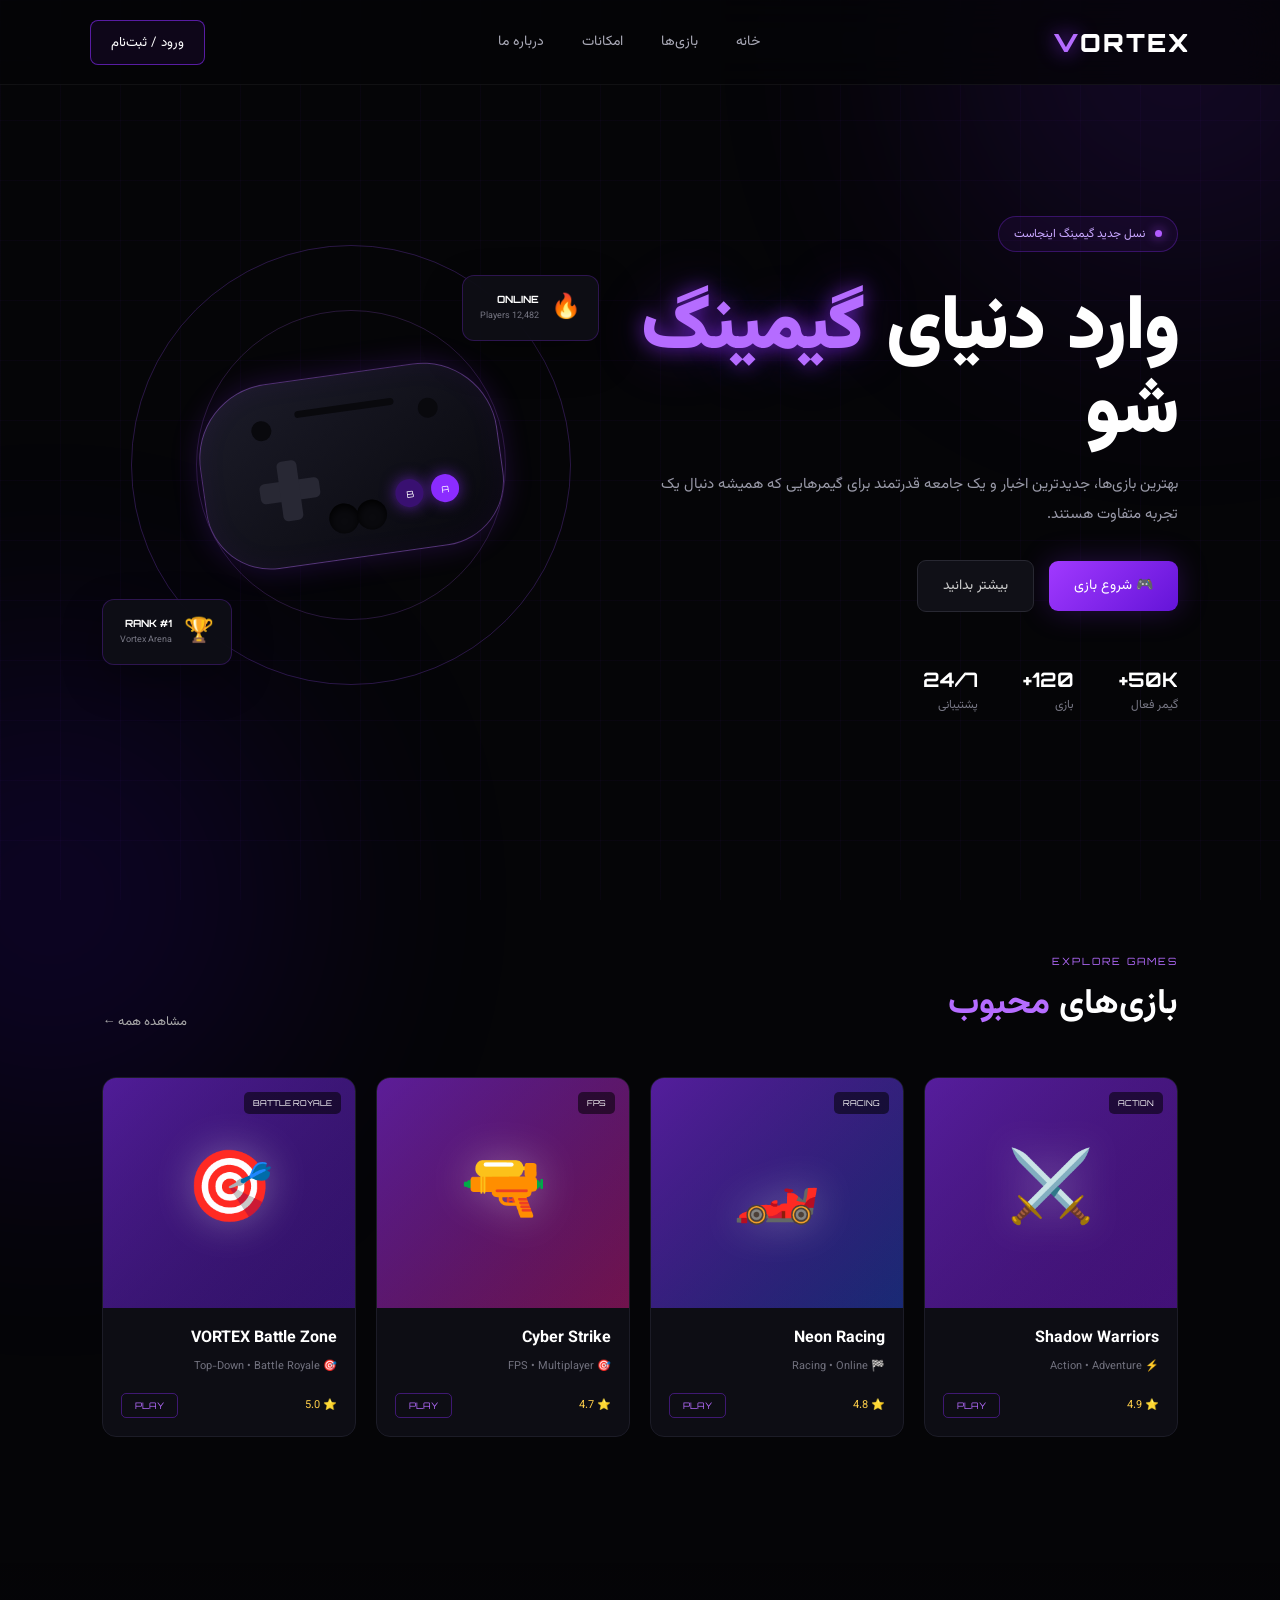
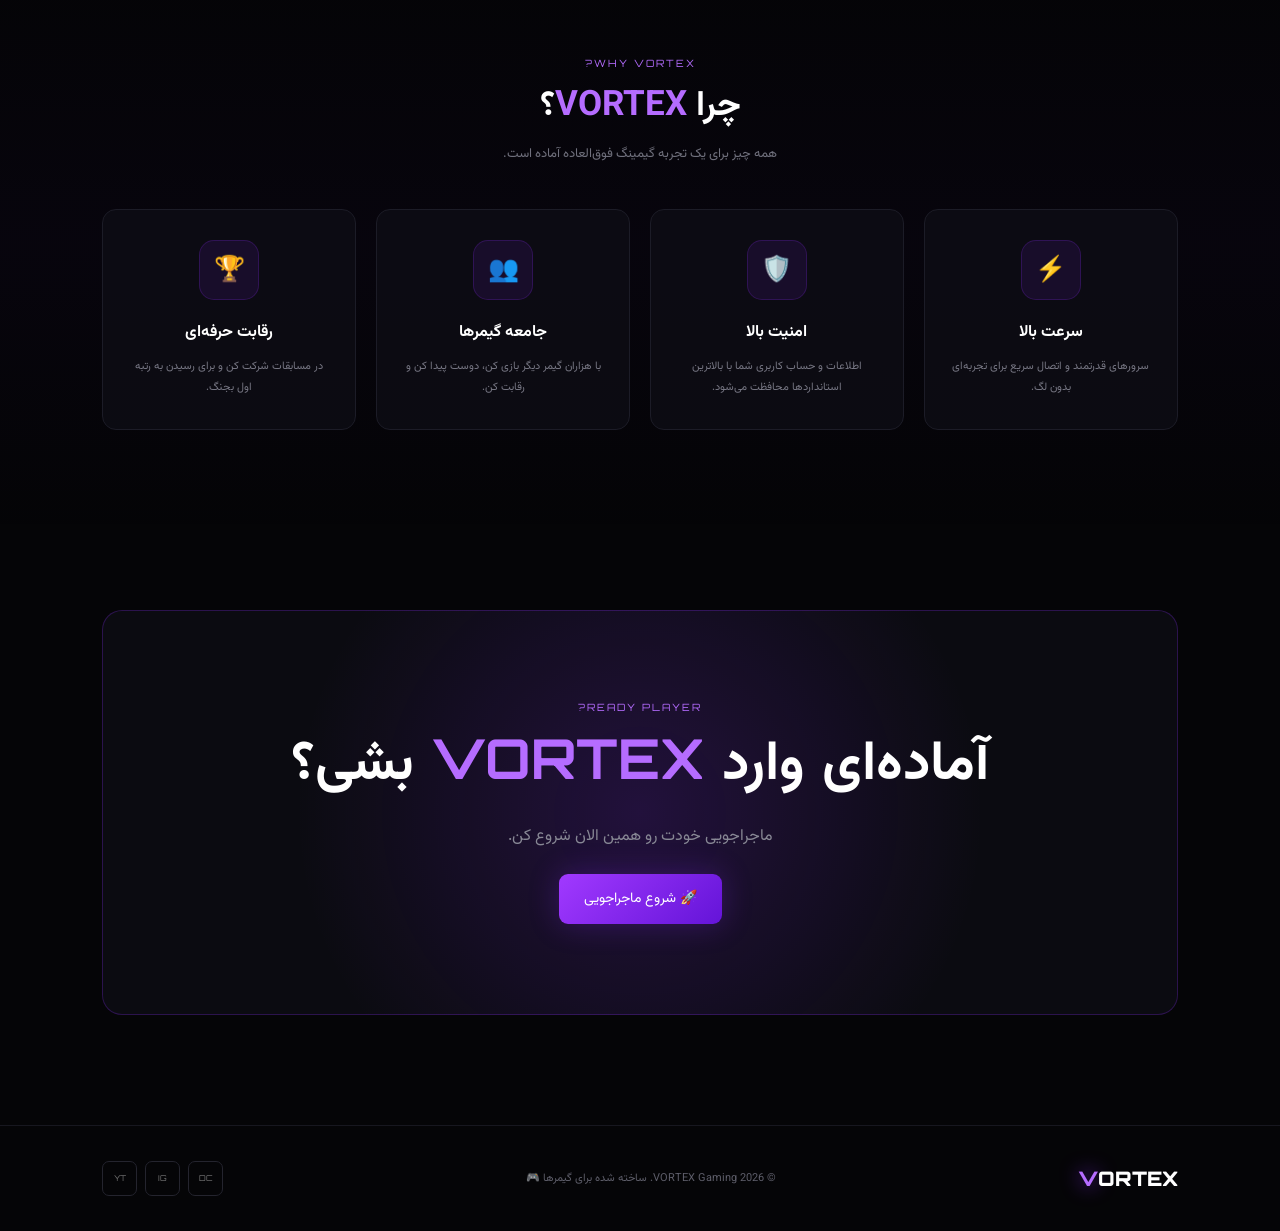
<file: index.html>
<!DOCTYPE html>
<html lang="fa" dir="rtl">
<head>
    <meta charset="UTF-8">
    <meta name="viewport" content="width=device-width, initial-scale=1.0">

    <title>VORTEX | Gaming</title>

    <link rel="preconnect" href="https://fonts.googleapis.com">
    <link rel="preconnect" href="https://fonts.gstatic.com" crossorigin>
    <link href="https://fonts.googleapis.com/css2?family=Orbitron:wght@400;500;600;700;800;900&family=Vazirmatn:wght@300;400;500;600;700;800;900&display=swap" rel="stylesheet">

    <link rel="stylesheet" href="style.css">
</head>

<body>

    <!-- Background -->
    <div class="bg-grid"></div>
    <div class="glow glow-1"></div>
    <div class="glow glow-2"></div>

    <!-- Navbar -->
    <header class="navbar">
        <a href="#" class="logo">
            <span>V</span>ORTEX
        </a>

        <nav class="nav-links">
            <a href="#home" class="active">خانه</a>
            <a href="#games">بازی‌ها</a>
            <a href="#features">امکانات</a>
            <a href="#about">درباره ما</a>
        </nav>

        <button class="login-btn">ورود / ثبت‌نام</button>

        <button class="menu-btn" id="menuBtn">
            ☰
        </button>
    </header>

    <!-- Mobile Menu -->
    <div class="mobile-menu" id="mobileMenu">
        <a href="#home">خانه</a>
        <a href="#games">بازی‌ها</a>
        <a href="#features">امکانات</a>
        <a href="#about">درباره ما</a>
        <button class="login-btn">ورود / ثبت‌نام</button>
    </div>

    <!-- Hero -->
    <main id="home">

        <section class="hero">

            <div class="hero-content">

                <div class="badge">
                    <span class="status-dot"></span>
                    نسل جدید گیمینگ اینجاست
                </div>

                <h1>
                    وارد دنیای
                    <span>گیمینگ</span>
                    شو
                </h1>

                <p>
                    بهترین بازی‌ها، جدیدترین اخبار و یک جامعه قدرتمند
                    برای گیمرهایی که همیشه دنبال یک تجربه متفاوت هستند.
                </p>

                <div class="hero-buttons">
                    <a href="#games" class="primary-btn">
                        🎮 شروع بازی
                    </a>

                    <a href="#features" class="secondary-btn">
                        بیشتر بدانید
                    </a>
                </div>

                <div class="stats">

                    <div class="stat">
                        <strong>50K+</strong>
                        <span>گیمر فعال</span>
                    </div>

                    <div class="stat">
                        <strong>120+</strong>
                        <span>بازی</span>
                    </div>

                    <div class="stat">
                        <strong>24/7</strong>
                        <span>پشتیبانی</span>
                    </div>

                </div>

            </div>

            <div class="hero-visual">

                <div class="circle circle-1"></div>
                <div class="circle circle-2"></div>

                <div class="controller">
                    <div class="controller-top"></div>

                    <div class="d-pad">
                        <span></span>
                        <span></span>
                        <span></span>
                        <span></span>
                    </div>

                    <div class="buttons">
                        <span>A</span>
                        <span>B</span>
                    </div>

                    <div class="stick stick-1"></div>
                    <div class="stick stick-2"></div>
                </div>

                <div class="floating-card card-one">
                    <span>🔥</span>
                    <div>
                        <strong>ONLINE</strong>
                        <small>12,482 Players</small>
                    </div>
                </div>

                <div class="floating-card card-two">
                    <span>🏆</span>
                    <div>
                        <strong>RANK #1</strong>
                        <small>Vortex Arena</small>
                    </div>
                </div>

            </div>

        </section>


        <!-- Games -->
        <section class="games-section" id="games">

            <div class="section-title">
                <div>
                    <span class="small-title">EXPLORE GAMES</span>
                    <h2>بازی‌های <span>محبوب</span></h2>
                </div>

                <a href="#games" class="view-all">
                    مشاهده همه ←
                </a>
            </div>


            <div class="games-grid">

                <!-- Shadow Warriors -->
                <article class="game-card">

                    <div class="game-image game-1">
                        <span class="game-tag">ACTION</span>
                        <div class="game-icon">⚔️</div>
                    </div>

                    <div class="game-info">

                        <h3>Shadow Warriors</h3>

                        <p>
                            ⚡ Action • Adventure
                        </p>

                        <div class="game-bottom">

                            <span>⭐ 4.9</span>

                            <button>
                                PLAY
                            </button>

                        </div>

                    </div>

                </article>


                <!-- Neon Racing -->
                <article class="game-card">

                    <div class="game-image game-2">
                        <span class="game-tag">RACING</span>
                        <div class="game-icon">🏎️</div>
                    </div>

                    <div class="game-info">

                        <h3>Neon Racing</h3>

                        <p>
                            🏁 Racing • Online
                        </p>

                        <div class="game-bottom">

                            <span>⭐ 4.8</span>

                            <button>
                                PLAY
                            </button>

                        </div>

                    </div>

                </article>


                <!-- Cyber Strike -->
                <article class="game-card">

                    <div class="game-image game-3">
                        <span class="game-tag">FPS</span>
                        <div class="game-icon">🔫</div>
                    </div>

                    <div class="game-info">

                        <h3>Cyber Strike</h3>

                        <p>
                            🎯 FPS • Multiplayer
                        </p>

                        <div class="game-bottom">

                            <span>⭐ 4.7</span>

                            <button>
                                PLAY
                            </button>

                        </div>

                    </div>

                </article>


                <!-- VORTEX Battle Zone -->
                <article class="game-card battle-card">

                    <div class="game-image game-4">

                        <span class="game-tag">
                            BATTLE ROYALE
                        </span>

                        <div class="game-icon">
                            🎯
                        </div>

                    </div>

                    <div class="game-info">

                        <h3>
                            VORTEX Battle Zone
                        </h3>

                        <p>
                            🎯 Top-Down • Battle Royale
                        </p>

                        <div class="game-bottom">

                            <span>
                                ⭐ 5.0
                            </span>

                            <button
                                onclick="window.location.href='games/battle-zone.html'">
                                PLAY
                            </button>

                        </div>

                    </div>

                </article>

            </div>

        </section>


        <!-- Features -->
        <section class="features" id="features">

            <div class="section-title center">

                <span class="small-title">
                    WHY VORTEX?
                </span>

                <h2>
                    چرا <span>VORTEX</span>؟
                </h2>

                <p>
                    همه چیز برای یک تجربه گیمینگ فوق‌العاده آماده است.
                </p>

            </div>


            <div class="features-grid">

                <div class="feature-card">

                    <div class="feature-icon">
                        ⚡
                    </div>

                    <h3>
                        سرعت بالا
                    </h3>

                    <p>
                        سرورهای قدرتمند و اتصال سریع برای تجربه‌ای بدون لگ.
                    </p>

                </div>


                <div class="feature-card">

                    <div class="feature-icon">
                        🛡️
                    </div>

                    <h3>
                        امنیت بالا
                    </h3>

                    <p>
                        اطلاعات و حساب کاربری شما با بالاترین استانداردها محافظت می‌شود.
                    </p>

                </div>


                <div class="feature-card">

                    <div class="feature-icon">
                        👥
                    </div>

                    <h3>
                        جامعه گیمرها
                    </h3>

                    <p>
                        با هزاران گیمر دیگر بازی کن، دوست پیدا کن و رقابت کن.
                    </p>

                </div>


                <div class="feature-card">

                    <div class="feature-icon">
                        🏆
                    </div>

                    <h3>
                        رقابت حرفه‌ای
                    </h3>

                    <p>
                        در مسابقات شرکت کن و برای رسیدن به رتبه اول بجنگ.
                    </p>

                </div>

            </div>

        </section>


        <!-- CTA -->
        <section class="cta" id="about">

            <div class="cta-content">

                <span class="small-title">
                    READY PLAYER?
                </span>

                <h2>
                    آماده‌ای وارد
                    <span>VORTEX</span>
                    بشی؟
                </h2>

                <p>
                    ماجراجویی خودت رو همین الان شروع کن.
                </p>

                <button class="primary-btn cta-btn">
                    🚀 شروع ماجراجویی
                </button>

            </div>

        </section>

    </main>


    <!-- Footer -->
    <footer>

        <div class="footer-logo">
            <span>V</span>ORTEX
        </div>

        <p>
            © 2026 VORTEX Gaming. ساخته شده برای گیمرها 🎮
        </p>

        <div class="socials">

            <a href="#">
                DC
            </a>

            <a href="#">
                IG
            </a>

            <a href="#">
                YT
            </a>

        </div>

    </footer>


    <!-- Toast -->
    <div class="toast" id="toast">
        🎮 این بخش به زودی فعال می‌شود!
    </div>


    <script src="script.js"></script>

</body>
</html>
</file>
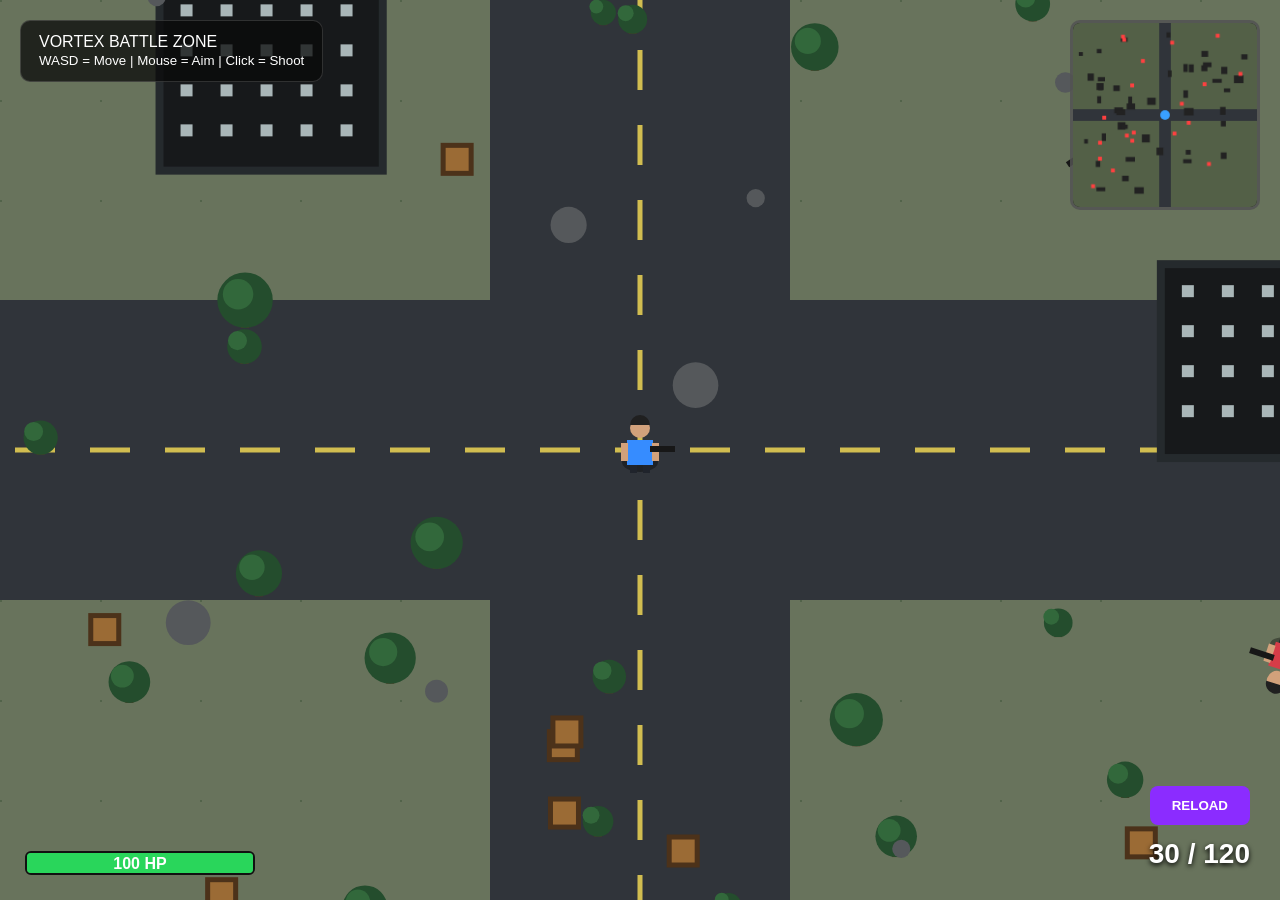
<file: games/battle-zone.html>
<!DOCTYPE html>
<html lang="en">
<head>
<meta charset="UTF-8">
<meta name="viewport" content="width=device-width, initial-scale=1.0">
<title>VORTEX Battle Zone</title>

<style>
* {
    margin: 0;
    padding: 0;
    box-sizing: border-box;
}

html, body {
    width: 100%;
    height: 100%;
    overflow: hidden;
    background: #111;
    font-family: Arial, sans-serif;
}

canvas {
    display: block;
    width: 100%;
    height: 100%;
    cursor: crosshair;
}

#hud {
    position: fixed;
    inset: 0;
    pointer-events: none;
    color: white;
}

#top {
    position: absolute;
    top: 20px;
    left: 20px;
    background: rgba(10,10,10,.75);
    padding: 12px 18px;
    border: 1px solid rgba(255,255,255,.15);
    border-radius: 10px;
}

#health {
    position: absolute;
    left: 25px;
    bottom: 25px;
    width: 230px;
    height: 24px;
    background: #222;
    border-radius: 6px;
    overflow: hidden;
    border: 2px solid #111;
}

#healthBar {
    width: 100%;
    height: 100%;
    background: #29d65b;
    transition: width .2s;
}

#healthText {
    position: absolute;
    width: 100%;
    text-align: center;
    top: 2px;
    font-weight: bold;
}

#ammo {
    position: absolute;
    right: 30px;
    bottom: 30px;
    font-size: 28px;
    font-weight: bold;
    text-shadow: 0 2px 5px black;
}

#reload {
    position: absolute;
    right: 30px;
    bottom: 75px;
    pointer-events: auto;
    border: none;
    padding: 12px 22px;
    border-radius: 8px;
    background: #8b2cff;
    color: white;
    font-weight: bold;
    cursor: pointer;
}

#reload:hover {
    background: #a94cff;
}

#minimap {
    position: absolute;
    top: 20px;
    right: 20px;
    width: 190px;
    height: 190px;
    background: rgba(10,10,10,.8);
    border: 3px solid rgba(255,255,255,.25);
    border-radius: 10px;
}

#message {
    position: absolute;
    top: 50%;
    left: 50%;
    transform: translate(-50%,-50%);
    font-size: 32px;
    font-weight: bold;
    text-shadow: 0 3px 10px black;
    opacity: 0;
    transition: .3s;
}
</style>
</head>

<body>

<canvas id="game"></canvas>

<div id="hud">

    <div id="top">
        VORTEX BATTLE ZONE
        <br>
        <small>WASD = Move | Mouse = Aim | Click = Shoot</small>
    </div>

    <canvas id="minimap" width="190" height="190"></canvas>

    <div id="health">
        <div id="healthBar"></div>
        <div id="healthText">100 HP</div>
    </div>

    <button id="reload">RELOAD</button>

    <div id="ammo">30 / 120</div>

    <div id="message"></div>

</div>

<script>
const canvas = document.getElementById("game");
const ctx = canvas.getContext("2d");

const minimap = document.getElementById("minimap");
const mini = minimap.getContext("2d");

const healthBar = document.getElementById("healthBar");
const healthText = document.getElementById("healthText");
const ammoText = document.getElementById("ammo");
const reloadButton = document.getElementById("reload");
const message = document.getElementById("message");

function resize() {
    canvas.width = window.innerWidth;
    canvas.height = window.innerHeight;
}

window.addEventListener("resize", resize);
resize();

/* =========================
   WORLD
========================= */

const WORLD_WIDTH = 5000;
const WORLD_HEIGHT = 5000;

const keys = {};

let mouseX = canvas.width / 2;
let mouseY = canvas.height / 2;
let mouseDown = false;

document.addEventListener("keydown", e => {
    keys[e.key.toLowerCase()] = true;

    if (e.key.toLowerCase() === "r") {
        reload();
    }
});

document.addEventListener("keyup", e => {
    keys[e.key.toLowerCase()] = false;
});

canvas.addEventListener("mousemove", e => {
    mouseX = e.clientX;
    mouseY = e.clientY;
});

canvas.addEventListener("mousedown", () => {
    mouseDown = true;
});

document.addEventListener("mouseup", () => {
    mouseDown = false;
});

/* =========================
   PLAYER
========================= */

const player = {
    x: WORLD_WIDTH / 2,
    y: WORLD_HEIGHT / 2,
    speed: 4,
    angle: 0,
    hp: 100,
    ammo: 30,
    reserve: 120
};

/* =========================
   CAMERA
========================= */

const camera = {
    x: 0,
    y: 0
};

/* =========================
   MAP OBJECTS
========================= */

const buildings = [];
const trees = [];
const rocks = [];
const crates = [];
const roads = [];

function random(min,max) {
    return Math.random() * (max-min) + min;
}

/* Roads */

roads.push({
    x: 0,
    y: 2350,
    w: WORLD_WIDTH,
    h: 300
});

roads.push({
    x: 2350,
    y: 0,
    w: 300,
    h: WORLD_HEIGHT
});

/* Buildings */

for(let i=0;i<45;i++) {

    let w = random(100,260);
    let h = random(100,220);

    let x = random(150,WORLD_WIDTH-w-150);
    let y = random(150,WORLD_HEIGHT-h-150);

    if (
        x < 2650 &&
        x+w > 2350 &&
        y < 2650 &&
        y+h > 2350
    ) continue;

    buildings.push({
        x,
        y,
        w,
        h,
        roof: Math.random() > .5
    });
}

/* Trees */

for(let i=0;i<500;i++) {

    trees.push({
        x: random(50,WORLD_WIDTH-50),
        y: random(50,WORLD_HEIGHT-50),
        size: random(12,28)
    });
}

/* Rocks */

for(let i=0;i<180;i++) {

    rocks.push({
        x: random(50,WORLD_WIDTH-50),
        y: random(50,WORLD_HEIGHT-50),
        size: random(8,25)
    });
}

/* Crates */

for(let i=0;i<120;i++) {

    crates.push({
        x: random(100,WORLD_WIDTH-100),
        y: random(100,WORLD_HEIGHT-100)
    });
}

/* =========================
   ENEMIES
========================= */

const enemies = [];

for(let i=0;i<20;i++) {

    enemies.push({
        x: random(300,WORLD_WIDTH-300),
        y: random(300,WORLD_HEIGHT-300),
        angle: random(0,Math.PI*2),
        hp: 100
    });
}

/* =========================
   BULLETS
========================= */

const bullets = [];

/* =========================
   RELOAD
========================= */

let reloading = false;

function reload() {

    if(reloading) return;

    if(player.ammo >= 30) return;

    if(player.reserve <= 0) return;

    reloading = true;

    message.textContent = "RELOADING...";
    message.style.opacity = 1;

    setTimeout(() => {

        let needed = 30 - player.ammo;
        let amount = Math.min(needed,player.reserve);

        player.ammo += amount;
        player.reserve -= amount;

        reloading = false;

        message.style.opacity = 0;

    },1000);
}

reloadButton.addEventListener("click",reload);

/* =========================
   SHOOT
========================= */

let lastShot = 0;

function shoot() {

    if(reloading) return;

    if(player.ammo <= 0) {
        reload();
        return;
    }

    const now = Date.now();

    if(now-lastShot < 120) return;

    lastShot = now;

    player.ammo--;

    bullets.push({
        x: player.x,
        y: player.y,
        angle: player.angle,
        speed: 15,
        life: 80
    });
}

/* =========================
   DRAW WORLD
========================= */

function drawWorld() {

    ctx.fillStyle = "#68735c";
    ctx.fillRect(0,0,WORLD_WIDTH,WORLD_HEIGHT);

    /* grass details */

    ctx.fillStyle = "rgba(40,70,40,.35)";

    for(let x=0;x<WORLD_WIDTH;x+=100) {

        for(let y=0;y<WORLD_HEIGHT;y+=100) {

            ctx.fillRect(x,y,2,2);

        }
    }

    /* roads */

    ctx.fillStyle = "#30343a";

    for(const road of roads) {
        ctx.fillRect(
            road.x-camera.x,
            road.y-camera.y,
            road.w,
            road.h
        );
    }

    /* road lines */

    ctx.strokeStyle = "#d1bd50";
    ctx.lineWidth = 5;
    ctx.setLineDash([40,35]);

    ctx.beginPath();

    ctx.moveTo(
        0-camera.x,
        2500-camera.y
    );

    ctx.lineTo(
        WORLD_WIDTH-camera.x,
        2500-camera.y
    );

    ctx.stroke();

    ctx.beginPath();

    ctx.moveTo(
        2500-camera.x,
        0-camera.y
    );

    ctx.lineTo(
        2500-camera.x,
        WORLD_HEIGHT-camera.y
    );

    ctx.stroke();

    ctx.setLineDash([]);

    /* buildings */

    for(const b of buildings) {

        ctx.fillStyle = "#252a2d";

        ctx.fillRect(
            b.x-camera.x,
            b.y-camera.y,
            b.w,
            b.h
        );

        ctx.fillStyle = "#17191b";

        ctx.fillRect(
            b.x-camera.x+8,
            b.y-camera.y+8,
            b.w-16,
            b.h-16
        );

        /* windows */

        ctx.fillStyle = "#a9b6b8";

        for(let wx=b.x+25; wx<b.x+b.w-20; wx+=40) {

            for(let wy=b.y+25; wy<b.y+b.h-20; wy+=40) {

                ctx.fillRect(
                    wx-camera.x,
                    wy-camera.y,
                    12,
                    12
                );

            }
        }
    }

    /* trees */

    for(const tree of trees) {

        let x=tree.x-camera.x;
        let y=tree.y-camera.y;

        ctx.fillStyle="#533923";

        ctx.fillRect(
            x-4,
            y,
            8,
            tree.size
        );

        ctx.fillStyle="#244d2d";

        ctx.beginPath();

        ctx.arc(
            x,
            y,
            tree.size,
            0,
            Math.PI*2
        );

        ctx.fill();

        ctx.fillStyle="#32683b";

        ctx.beginPath();

        ctx.arc(
            x-7,
            y-6,
            tree.size*.55,
            0,
            Math.PI*2
        );

        ctx.fill();
    }

    /* rocks */

    for(const rock of rocks) {

        ctx.fillStyle="#55585b";

        ctx.beginPath();

        ctx.arc(
            rock.x-camera.x,
            rock.y-camera.y,
            rock.size,
            0,
            Math.PI*2
        );

        ctx.fill();
    }

    /* crates */

    for(const crate of crates) {

        ctx.fillStyle="#9b6b35";

        ctx.fillRect(
            crate.x-camera.x,
            crate.y-camera.y,
            28,
            28
        );

        ctx.strokeStyle="#4c321a";

        ctx.strokeRect(
            crate.x-camera.x,
            crate.y-camera.y,
            28,
            28
        );
    }
}

/* =========================
   DRAW HUMAN PLAYER
========================= */

function drawHuman(x,y,angle,color="#3f8cff") {

    ctx.save();

    ctx.translate(x,y);

    ctx.rotate(angle);

    /* shadow */

    ctx.fillStyle="rgba(0,0,0,.35)";

    ctx.beginPath();

    ctx.ellipse(
        0,
        12,
        18,
        10,
        0,
        0,
        Math.PI*2
    );

    ctx.fill();

    /* legs */

    ctx.fillStyle="#20242c";

    ctx.fillRect(-10,5,7,18);
    ctx.fillRect(3,5,7,18);

    /* body */

    ctx.fillStyle=color;

    ctx.fillRect(
        -13,
        -10,
        26,
        25
    );

    /* arms */

    ctx.fillStyle="#d2a17b";

    ctx.fillRect(-19,-7,7,18);
    ctx.fillRect(12,-7,7,18);

    /* head */

    ctx.beginPath();

    ctx.arc(
        0,
        -22,
        10,
        0,
        Math.PI*2
    );

    ctx.fill();

    /* hair */

    ctx.fillStyle="#202020";

    ctx.beginPath();

    ctx.arc(
        0,
        -25,
        10,
        Math.PI,
        Math.PI*2
    );

    ctx.fill();

    /* gun */

    ctx.fillStyle="#171717";

    ctx.fillRect(
        10,
        -4,
        25,
        6
    );

    ctx.restore();
}

/* =========================
   PLAYER
========================= */

function drawPlayer() {

    drawHuman(
        player.x-camera.x,
        player.y-camera.y,
        player.angle,
        "#368cff"
    );
}

/* =========================
   ENEMIES
========================= */

function drawEnemies() {

    for(const enemy of enemies) {

        if(enemy.hp <= 0) continue;

        drawHuman(
            enemy.x-camera.x,
            enemy.y-camera.y,
            enemy.angle,
            "#d63c48"
        );
    }
}

/* =========================
   BULLETS
========================= */

function drawBullets() {

    ctx.fillStyle="#ffe66d";

    for(const bullet of bullets) {

        ctx.beginPath();

        ctx.arc(
            bullet.x-camera.x,
            bullet.y-camera.y,
            4,
            0,
            Math.PI*2
        );

        ctx.fill();
    }
}

/* =========================
   MINIMAP
========================= */

function drawMinimap() {

    mini.clearRect(
        0,
        0,
        minimap.width,
        minimap.height
    );

    mini.fillStyle="#536047";

    mini.fillRect(
        0,
        0,
        190,
        190
    );

    /* roads */

    mini.fillStyle="#30343a";

    mini.fillRect(
        0,
        89,
        190,
        12
    );

    mini.fillRect(
        89,
        0,
        12,
        190
    );

    /* buildings */

    mini.fillStyle="#222";

    for(const b of buildings) {

        mini.fillRect(
            b.x/WORLD_WIDTH*190,
            b.y/WORLD_HEIGHT*190,
            b.w/WORLD_WIDTH*190,
            b.h/WORLD_HEIGHT*190
        );
    }

    /* enemies */

    mini.fillStyle="#ff4040";

    for(const enemy of enemies) {

        if(enemy.hp <= 0) continue;

        mini.fillRect(
            enemy.x/WORLD_WIDTH*190-2,
            enemy.y/WORLD_HEIGHT*190-2,
            4,
            4
        );
    }

    /* player */

    mini.fillStyle="#39a0ff";

    mini.beginPath();

    mini.arc(
        player.x/WORLD_WIDTH*190,
        player.y/WORLD_HEIGHT*190,
        5,
        0,
        Math.PI*2
    );

    mini.fill();
}

/* =========================
   UPDATE PLAYER
========================= */

function updatePlayer() {

    let dx=0;
    let dy=0;

    if(keys["w"]) dy--;
    if(keys["s"]) dy++;
    if(keys["a"]) dx--;
    if(keys["d"]) dx++;

    if(dx !== 0 || dy !== 0) {

        const length=Math.hypot(dx,dy);

        dx/=length;
        dy/=length;

        player.x += dx*player.speed;
        player.y += dy*player.speed;
    }

    player.x=Math.max(30,Math.min(WORLD_WIDTH-30,player.x));
    player.y=Math.max(30,Math.min(WORLD_HEIGHT-30,player.y));

    camera.x=player.x-canvas.width/2;
    camera.y=player.y-canvas.height/2;

    camera.x=Math.max(0,Math.min(
        WORLD_WIDTH-canvas.width,
        camera.x
    ));

    camera.y=Math.max(0,Math.min(
        WORLD_HEIGHT-canvas.height,
        camera.y
    ));

    player.angle=Math.atan2(
        mouseY-canvas.height/2,
        mouseX-canvas.width/2
    );

    if(mouseDown) shoot();
}

/* =========================
   UPDATE BULLETS
========================= */

function updateBullets() {

    for(let i=bullets.length-1;i>=0;i--) {

        const bullet=bullets[i];

        bullet.x+=Math.cos(bullet.angle)*bullet.speed;
        bullet.y+=Math.sin(bullet.angle)*bullet.speed;

        bullet.life--;

        for(const enemy of enemies) {

            if(enemy.hp<=0) continue;

            const distance=Math.hypot(
                bullet.x-enemy.x,
                bullet.y-enemy.y
            );

            if(distance<22) {

                enemy.hp-=50;
                bullet.life=0;

                break;
            }
        }

        if(bullet.life<=0) {
            bullets.splice(i,1);
        }
    }
}

/* =========================
   UPDATE ENEMIES
========================= */

function updateEnemies() {

    for(const enemy of enemies) {

        if(enemy.hp<=0) continue;

        const dx=player.x-enemy.x;
        const dy=player.y-enemy.y;

        const distance=Math.hypot(dx,dy);

        enemy.angle=Math.atan2(dy,dx);

        if(distance>250) {

            enemy.x+=Math.cos(enemy.angle)*1;
            enemy.y+=Math.sin(enemy.angle)*1;

        } else if(distance<250 && Math.random()<0.01) {

            player.hp-=2;

            if(player.hp<0) player.hp=0;
        }
    }
}

/* =========================
   HUD
========================= */

function updateHUD() {

    healthBar.style.width=player.hp+"%";
    healthText.textContent=Math.ceil(player.hp)+" HP";

    ammoText.textContent=
        player.ammo+" / "+player.reserve;
}

/* =========================
   GAME LOOP
========================= */

function gameLoop() {

    updatePlayer();
    updateBullets();
    updateEnemies();

    ctx.clearRect(
        0,
        0,
        canvas.width,
        canvas.height
    );

    ctx.save();

    drawWorld();
    drawBullets();
    drawEnemies();
    drawPlayer();

    ctx.restore();

    drawMinimap();
    updateHUD();

    requestAnimationFrame(gameLoop);
}

gameLoop();
</script>

</body>
</html>
</file>
<file: style.css>
* {
    margin: 0;
    padding: 0;
    box-sizing: border-box;
}

:root {
    --black: #050507;
    --dark: #0a0a10;
    --card: #101018;
    --purple: #8b2cff;
    --purple-light: #b56cff;
    --purple-dark: #5d16c9;
    --white: #ffffff;
    --gray: #9999a8;
}

html {
    scroll-behavior: smooth;
}

body {
    font-family: "Vazirmatn", sans-serif;
    background: var(--black);
    color: var(--white);
    overflow-x: hidden;
}

/* Background */

.bg-grid {
    position: fixed;
    inset: 0;
    z-index: -5;

    background-image:
        linear-gradient(rgba(139, 44, 255, 0.035) 1px, transparent 1px),
        linear-gradient(90deg, rgba(139, 44, 255, 0.035) 1px, transparent 1px);

    background-size: 60px 60px;
}

.glow {
    position: fixed;
    width: 500px;
    height: 500px;
    border-radius: 50%;
    filter: blur(130px);
    opacity: 0.12;
    z-index: -4;
    pointer-events: none;
}

.glow-1 {
    background: #7b20ff;
    top: -200px;
    right: -150px;
}

.glow-2 {
    background: #4c00ff;
    bottom: -250px;
    left: -200px;
}

/* Navbar */

.navbar {
    height: 85px;
    width: 100%;
    padding: 0 7%;
    display: flex;
    align-items: center;
    justify-content: space-between;

    border-bottom: 1px solid rgba(255,255,255,0.05);
    background: rgba(5,5,7,0.75);
    backdrop-filter: blur(20px);

    position: sticky;
    top: 0;
    z-index: 100;
}

.logo {
    text-decoration: none;
    color: white;
    font-family: "Orbitron", sans-serif;
    font-size: 25px;
    font-weight: 900;
    letter-spacing: 2px;
}

.logo span,
.footer-logo span {
    color: var(--purple-light);
    text-shadow: 0 0 20px var(--purple);
}

.nav-links {
    display: flex;
    gap: 38px;
}

.nav-links a {
    color: #aaaab7;
    text-decoration: none;
    font-size: 14px;
    transition: 0.3s;
}

.nav-links a:hover,
.nav-links a.active {
    color: white;
    text-shadow: 0 0 15px var(--purple);
}

.login-btn {
    border: 1px solid rgba(139,44,255,0.6);
    color: white;
    background: rgba(139,44,255,0.08);
    padding: 11px 20px;
    border-radius: 8px;
    cursor: pointer;
    font-family: inherit;
    transition: 0.3s;
}

.login-btn:hover {
    background: var(--purple);
    box-shadow: 0 0 25px rgba(139,44,255,0.5);
}

.menu-btn {
    display: none;
    background: none;
    border: none;
    color: white;
    font-size: 28px;
    cursor: pointer;
}

/* Mobile Menu */

.mobile-menu {
    display: none;
}

/* Hero */

.hero {
    min-height: 760px;
    padding: 80px 8%;

    display: grid;
    grid-template-columns: 1.05fr 0.95fr;
    align-items: center;
    gap: 30px;

    position: relative;
}

.hero-content {
    max-width: 650px;
}

.badge {
    display: inline-flex;
    align-items: center;
    gap: 10px;

    padding: 8px 15px;
    border: 1px solid rgba(139,44,255,0.3);
    background: rgba(139,44,255,0.07);

    border-radius: 30px;
    color: #c9a7ff;
    font-size: 12px;

    margin-bottom: 25px;
}

.status-dot {
    width: 7px;
    height: 7px;
    border-radius: 50%;
    background: #b15cff;
    box-shadow: 0 0 12px #a744ff;
}

.hero h1 {
    font-family: "Orbitron", "Vazirmatn", sans-serif;
    font-size: clamp(45px, 6vw, 82px);
    line-height: 1.1;
    font-weight: 900;
    letter-spacing: -2px;
}

.hero h1 span {
    color: var(--purple-light);
    text-shadow:
        0 0 20px rgba(139,44,255,0.7),
        0 0 60px rgba(139,44,255,0.3);
}

.hero-content > p {
    color: var(--gray);
    line-height: 2;
    max-width: 590px;
    margin: 25px 0 30px;
    font-size: 15px;
}

.hero-buttons {
    display: flex;
    gap: 15px;
    align-items: center;
}

.primary-btn,
.secondary-btn {
    display: inline-flex;
    align-items: center;
    justify-content: center;

    padding: 14px 25px;
    border-radius: 9px;

    text-decoration: none;
    font-family: inherit;
    font-size: 14px;

    transition: 0.3s;
    cursor: pointer;
}

.primary-btn {
    color: white;
    background: linear-gradient(135deg, #a139ff, #6414d8);
    box-shadow: 0 0 30px rgba(139,44,255,0.25);
    border: none;
}

.primary-btn:hover {
    transform: translateY(-4px);
    box-shadow: 0 10px 35px rgba(139,44,255,0.5);
}

.secondary-btn {
    color: #ccc;
    border: 1px solid #282832;
    background: #101017;
}

.secondary-btn:hover {
    border-color: var(--purple);
    color: white;
}

.stats {
    display: flex;
    gap: 45px;
    margin-top: 55px;
}

.stat {
    display: flex;
    flex-direction: column;
    gap: 4px;
}

.stat strong {
    font-family: "Orbitron";
    font-size: 20px;
}

.stat span {
    color: #777784;
    font-size: 12px;
}

/* Hero Visual */

.hero-visual {
    height: 560px;
    position: relative;
    display: flex;
    justify-content: center;
    align-items: center;
}

.circle {
    position: absolute;
    border-radius: 50%;
    border: 1px solid rgba(154,80,255,0.25);
}

.circle-1 {
    width: 440px;
    height: 440px;
    animation: rotate 18s linear infinite;
}

.circle-2 {
    width: 310px;
    height: 310px;
    border-color: rgba(180,100,255,0.2);
    animation: rotateReverse 12s linear infinite;
}

.controller {
    width: 300px;
    height: 185px;

    position: relative;

    background: linear-gradient(145deg, #1c1c29, #08080d);
    border: 1px solid rgba(180,100,255,0.4);

    border-radius: 75px 75px 65px 65px;

    box-shadow:
        0 0 30px rgba(139,44,255,0.2),
        inset 0 0 30px rgba(139,44,255,0.05);

    transform: rotate(-8deg);
}

.controller::before,
.controller::after {
    content: "";
    position: absolute;
    width: 20px;
    height: 20px;
    border-radius: 50%;
    background: #09090d;
    top: 35px;
}

.controller::before {
    left: 55px;
}

.controller::after {
    right: 55px;
}

.controller-top {
    position: absolute;
    width: 100px;
    height: 7px;
    background: #09090d;
    border-radius: 10px;
    top: 30px;
    left: 100px;
}

.d-pad {
    position: absolute;
    left: 55px;
    bottom: 45px;
    width: 60px;
    height: 60px;
}

.d-pad::before,
.d-pad::after {
    content: "";
    position: absolute;
    background: #282834;
    border-radius: 5px;
}

.d-pad::before {
    width: 60px;
    height: 20px;
    top: 20px;
}

.d-pad::after {
    width: 20px;
    height: 60px;
    left: 20px;
}

.buttons {
    position: absolute;
    right: 45px;
    bottom: 42px;

    display: flex;
    gap: 8px;
}

.buttons span {
    width: 28px;
    height: 28px;
    border-radius: 50%;

    display: flex;
    justify-content: center;
    align-items: center;

    font-family: "Orbitron";
    font-size: 9px;

    background: var(--purple);
    box-shadow: 0 0 15px rgba(139,44,255,0.6);
}

.buttons span:nth-child(2) {
    background: #391071;
}

.stick {
    width: 30px;
    height: 30px;
    background: #0a0a0e;
    border-radius: 50%;
    position: absolute;
    bottom: 25px;
    box-shadow: inset 0 3px 8px #000;
}

.stick-1 {
    left: 120px;
}

.stick-2 {
    right: 120px;
}

/* Floating Cards */

.floating-card {
    position: absolute;
    padding: 13px 17px;

    display: flex;
    align-items: center;
    gap: 12px;

    background: rgba(15,15,23,0.9);
    border: 1px solid rgba(139,44,255,0.25);
    border-radius: 12px;

    backdrop-filter: blur(15px);

    box-shadow: 0 15px 40px rgba(0,0,0,0.3);

    animation: float 4s ease-in-out infinite;
}

.floating-card > span {
    font-size: 24px;
}

.floating-card div {
    display: flex;
    flex-direction: column;
}

.floating-card strong {
    font-family: "Orbitron";
    font-size: 10px;
}

.floating-card small {
    color: #777784;
    margin-top: 4px;
    font-size: 9px;
}

.card-one {
    top: 90px;
    right: 0;
}

.card-two {
    bottom: 80px;
    left: 0;
    animation-delay: -2s;
}

/* Games */

.games-section,
.features,
.cta {
    padding: 110px 8%;
}

.section-title {
    display: flex;
    justify-content: space-between;
    align-items: end;
    margin-bottom: 45px;
}

.small-title {
    display: block;
    color: var(--purple-light);
    font-family: "Orbitron";
    font-size: 10px;
    letter-spacing: 2px;
    margin-bottom: 10px;
}

.section-title h2 {
    font-size: 35px;
}

.section-title h2 span,
.cta h2 span {
    color: var(--purple-light);
}

.view-all {
    color: #aaa;
    text-decoration: none;
    font-size: 13px;
}

.view-all:hover {
    color: var(--purple-light);
}

.games-grid {
    display: grid;
    grid-template-columns: repeat(4, 1fr);
    gap: 20px;
}

.game-card {
    background: #0d0d14;
    border: 1px solid #1c1c27;
    border-radius: 14px;
    overflow: hidden;
    transition: 0.4s;
}

.game-card:hover {
    transform: translateY(-8px);
    border-color: rgba(139,44,255,0.5);
    box-shadow: 0 20px 50px rgba(0,0,0,0.4);
}

.game-image {
    height: 230px;
    position: relative;

    display: flex;
    justify-content: center;
    align-items: center;

    overflow: hidden;
}

.game-image::before {
    content: "";
    position: absolute;
    inset: 0;
    background: linear-gradient(135deg, rgba(139,44,255,0.55), transparent);
}

.game-1 {
    background: linear-gradient(135deg, #160b26, #421178);
}

.game-2 {
    background: linear-gradient(135deg, #100c24, #192a75);
}

.game-3 {
    background: linear-gradient(135deg, #240b1c, #71134d);
}

.game-4 {
    background: linear-gradient(135deg, #09091b, #32126b);
}

.game-icon {
    font-size: 70px;
    position: relative;
    filter: drop-shadow(0 0 20px rgba(255,255,255,0.3));
    transition: 0.4s;
}

.game-card:hover .game-icon {
    transform: scale(1.15) rotate(5deg);
}

.game-tag {
    position: absolute;
    top: 14px;
    right: 14px;

    background: rgba(0,0,0,0.55);
    padding: 6px 9px;
    border-radius: 5px;

    font-family: "Orbitron";
    font-size: 8px;
    z-index: 2;
}

.game-info {
    padding: 18px;
}

.game-info h3 {
    font-size: 16px;
    margin-bottom: 7px;
}

.game-info p {
    color: #71717e;
    font-size: 11px;
}

.game-bottom {
    display: flex;
    justify-content: space-between;
    align-items: center;
    margin-top: 18px;
}

.game-bottom span {
    color: #ffcf4a;
    font-size: 11px;
}

.game-bottom button {
    border: 1px solid rgba(139,44,255,0.4);
    background: transparent;
    color: #b56cff;

    padding: 6px 13px;
    border-radius: 5px;

    font-family: "Orbitron";
    font-size: 9px;

    cursor: pointer;
    transition: 0.3s;
}

.game-bottom button:hover {
    color: white;
    background: var(--purple);
}

/* Features */

.features {
    background: linear-gradient(
        180deg,
        transparent,
        rgba(93,22,201,0.035),
        transparent
    );
}

.center {
    display: block;
    text-align: center;
}

.center p {
    color: #70707d;
    margin-top: 10px;
    font-size: 13px;
}

.features-grid {
    display: grid;
    grid-template-columns: repeat(4, 1fr);
    gap: 20px;
}

.feature-card {
    background: rgba(15,15,22,0.7);
    border: 1px solid #1c1c27;
    border-radius: 14px;

    padding: 30px 25px;

    text-align: center;
    transition: 0.3s;
}

.feature-card:hover {
    transform: translateY(-7px);
    border-color: rgba(139,44,255,0.5);
    background: rgba(139,44,255,0.05);
}

.feature-icon {
    width: 60px;
    height: 60px;

    margin: 0 auto 20px;

    display: flex;
    justify-content: center;
    align-items: center;

    border-radius: 15px;

    background: rgba(139,44,255,0.1);
    border: 1px solid rgba(139,44,255,0.2);

    font-size: 25px;
}

.feature-card h3 {
    font-size: 16px;
    margin-bottom: 12px;
}

.feature-card p {
    color: #777784;
    line-height: 1.9;
    font-size: 11px;
}

/* CTA */

.cta {
    padding-top: 70px;
}

.cta-content {
    position: relative;
    overflow: hidden;

    text-align: center;

    padding: 90px 30px;

    border-radius: 20px;
    border: 1px solid rgba(139,44,255,0.25);

    background:
        radial-gradient(circle at center, rgba(139,44,255,0.18), transparent 60%),
        #0b0b11;
}

.cta h2 {
    font-family: "Orbitron", "Vazirmatn", sans-serif;
    font-size: clamp(30px, 5vw, 55px);
    margin-bottom: 15px;
}

.cta p {
    color: #888895;
    margin-bottom: 25px;
}

.cta-btn {
    border: none;
}

/* Footer */

footer {
    padding: 35px 8%;

    border-top: 1px solid #17171f;

    display: flex;
    justify-content: space-between;
    align-items: center;
}

.footer-logo {
    font-family: "Orbitron";
    font-size: 20px;
    font-weight: 900;
}

footer p {
    color: #5e5e6a;
    font-size: 11px;
}

.socials {
    display: flex;
    gap: 8px;
}

.socials a {
    width: 35px;
    height: 35px;

    display: flex;
    align-items: center;
    justify-content: center;

    text-decoration: none;

    color: #777;
    border: 1px solid #24242e;
    border-radius: 7px;

    font-family: "Orbitron";
    font-size: 8px;

    transition: 0.3s;
}

.socials a:hover {
    color: white;
    border-color: var(--purple);
    background: rgba(139,44,255,0.1);
}

/* Toast */

.toast {
    position: fixed;

    bottom: 25px;
    left: 50%;

    transform: translate(-50%, 100px);

    background: #17131e;
    border: 1px solid rgba(139,44,255,0.5);

    padding: 13px 22px;
    border-radius: 8px;

    color: white;
    font-size: 12px;

    opacity: 0;
    transition: 0.4s;

    z-index: 1000;
}

.toast.show {
    transform: translate(-50%, 0);
    opacity: 1;
}

/* Animations */

@keyframes float {
    0%, 100% {
        transform: translateY(0);
    }

    50% {
        transform: translateY(-15px);
    }
}

@keyframes rotate {
    from {
        transform: rotate(0);
    }

    to {
        transform: rotate(360deg);
    }
}

@keyframes rotateReverse {
    from {
        transform: rotate(360deg);
    }

    to {
        transform: rotate(0);
    }
}

/* Responsive */

@media (max-width: 1000px) {

    .nav-links {
        gap: 18px;
    }

    .hero {
        grid-template-columns: 1fr;
        text-align: center;
    }

    .hero-content {
        margin: auto;
    }

    .hero-buttons,
    .stats {
        justify-content: center;
    }

    .hero-visual {
        margin-top: 30px;
    }

    .games-grid {
        grid-template-columns: repeat(2, 1fr);
    }

    .features-grid {
        grid-template-columns: repeat(2, 1fr);
    }
}

@media (max-width: 700px) {

    .navbar {
        padding: 0 5%;
    }

    .nav-links,
    .navbar > .login-btn {
        display: none;
    }

    .menu-btn {
        display: block;
    }

    .mobile-menu {
        position: fixed;
        top: 85px;
        right: 0;
        width: 100%;

        padding: 25px;

        background: rgba(8,8,12,0.97);
        backdrop-filter: blur(20px);

        border-bottom: 1px solid #25202d;

        z-index: 99;

        display: none;
        flex-direction: column;
        gap: 20px;
    }

    .mobile-menu.open {
        display: flex;
    }

    .mobile-menu a {
        color: #aaa;
        text-decoration: none;
    }

    .hero {
        padding: 60px 6%;
    }

    .hero h1 {
        font-size: 45px;
    }

    .hero-visual {
        transform: scale(0.75);
        margin: -40px 0;
    }

    .stats {
        gap: 25px;
    }

    .games-section,
    .features,
    .cta {
        padding: 75px 6%;
    }

    .section-title {
        align-items: start;
        gap: 20px;
        flex-direction: column;
    }

    .games-grid,
    .features-grid {
        grid-template-columns: 1fr;
    }

    footer {
        flex-direction: column;
        gap: 20px;
        text-align: center;
    }
}

@media (max-width: 450px) {

    .hero h1 {
        font-size: 38px;
    }

    .hero-buttons {
        flex-direction: column;
    }

    .primary-btn,
    .secondary-btn {
        width: 100%;
    }

    .hero-visual {
        transform: scale(0.58);
        margin: -80px 0;
    }

    .stats {
        gap: 18px;
    }

    .stat strong {
        font-size: 16px;
    }
}
</file>
